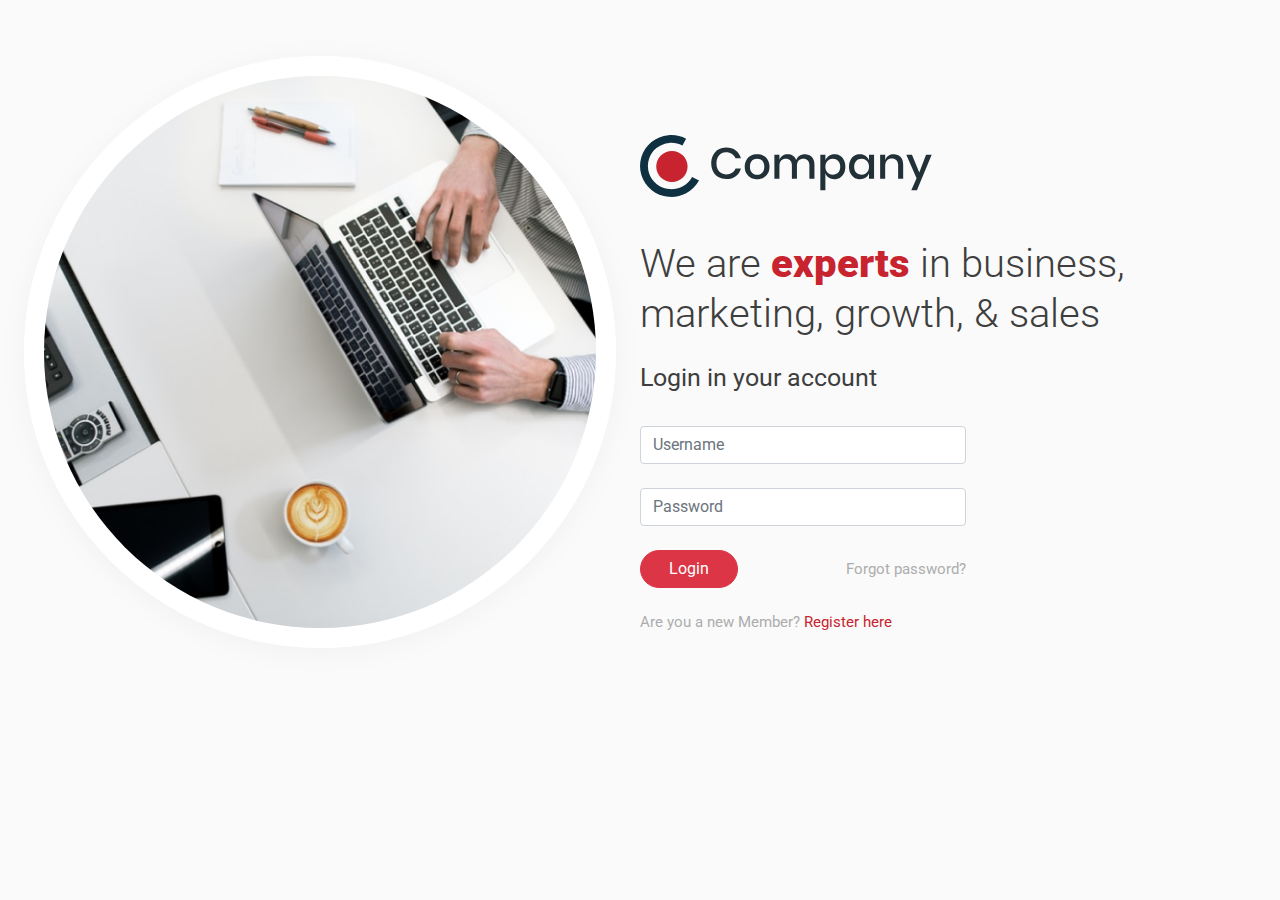
<file: index.html>
<!DOCTYPE html>
<html lang="en">

<head>
    <meta charset="UTF-8">
    <meta http-equiv="X-UA-Compatible" content="IE=edge">
    <meta name="viewport" content="width=device-width, initial-scale=1.0">

    <!--Title -->
    <title>Login</title>

    <!--import style sheet  -->
    <link rel="stylesheet" href="./css/style.css" />

    <!--import bootstrap css-->
    <link rel="stylesheet" href="./css/bootstrap.min.css" />

</head>

<body class="bg-maincolor">

    <div class="row container-fluid ">


        <!-- Image in round shape-->
        <div class="col-lg-6 col-md-12 col-sm-12 d-flex justify-content-center align-items-center  mt-5">
            <img src="images/hero-image.png" alt="" class="img-fluid login-image">
        </div>


        <!-- contain login form-->
        <div class="col-lg-5 col-md-12 col-sm-12 d-flex justify-content-center align-items-center "
            style="margin-top: 15vh;">



            <form class="text-lg-left ">
                <div class="mb-3"><img src="images/header-logo.svg" class="img-fluid " alt=""
                        style="width: 60%;height: 15%;">
                </div>
                <h2 class="pt-4 big-font medium-color">We are <span class="font-weight active-color">experts</span> in
                    business,
                    marketing, growth, & sales</h2>
                <h5 class="pt-3 medium-font medium-color">Login in your account</h5>
                <div class="form-group pt-4 normal-font normal-color col-lg-8 col-md-10">

                    <input class="form-control input-lg" id="inputlg" type="text" placeholder="Username">
                </div>
                <div class="form-group py-4 normal-font normal-color col-lg-8 col-md-10">

                    <input class="form-control input-lg" id="inputlg" type="password" placeholder="Password">
                </div>
                <div class="d-flex justify-content-between     align-items-center col-lg-8 col-md-10">
                    <button type="submit" class="btn btn-danger"
                        style="width: 30%;border-radius: 23px;height: 5%;">Login</button>
                    <a href="#" class="normal-font normal-color text-decoration-none">
                        <p class="my-auto">Forgot password?</p>
                    </a>
                </div>
                <p class="my-4 normal-font normal-color">Are you a new Member? <a href="#"
                        style="color: transparent;"><span class="normal-font active-color">Register
                            here</span></a></p>

            </form>

        </div>

    </div>


</body>

</html>
</file>
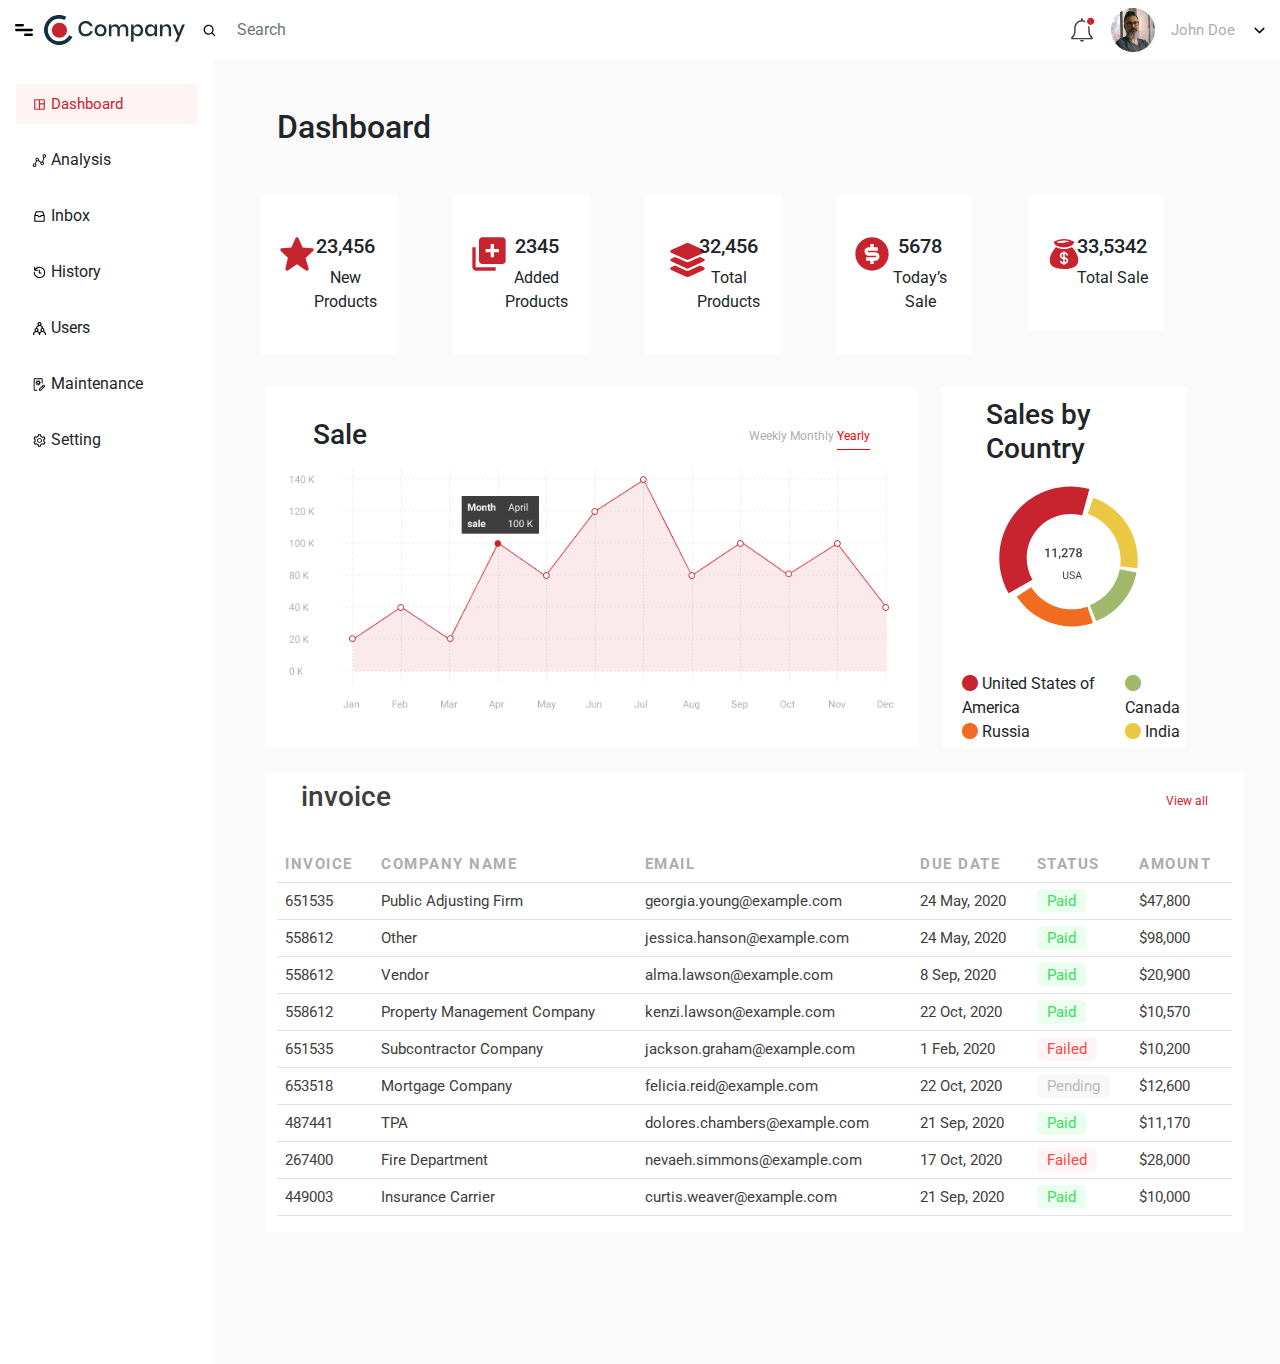
<file: dashboard.html>
<!DOCTYPE html>
<html lang="en">

<head>
  <meta charset="UTF-8">
  <meta http-equiv="X-UA-Compatible" content="IE=edge">
  <meta name="viewport" content="width=device-width, initial-scale=1.0">

  <!-- Title -->
  <title>Dashboard</title>

  <!--import bootstrap css -->
  <link rel="stylesheet" href="./css/bootstrap.min.css" />

  <!--import style sheet -->
  <link rel="stylesheet" href="./css/style.css" />

  <!--import bootstrap icons-->
  <link rel="stylesheet" href="https://cdn.jsdelivr.net/npm/bootstrap-icons@1.10.3/font/bootstrap-icons.css">

  <!-- CSS -->
  <style>
    table {
      display: block;
      overflow-x: auto;
      white-space: nowrap;
    }

    table tbody {
      display: table;
      width: 100%;
    }
  </style>
</head>

<body style="background-color: #FAFAFA;">

  <!-- header -->
  <nav class="navbar navbar-expand-lg " style="background-color: white;">
    <div class="container-fluid">

      <img class="toggalbtn me-2" src="./images/menu-bar.svg">


      <img src="./images/header-logo.svg">

      <button class="navbar-toggler" type="button" data-bs-toggle="collapse" data-bs-target="#navbarSupportedContent"
        aria-controls="navbarSupportedContent" aria-expanded="false" aria-label="Toggle navigation">
        <span class="navbar-toggler-icon">
        </span>

      </button>
      <div class="collapse navbar-collapse" id="navbarSupportedContent">
        <ul class="navbar-nav me-auto mb-2 mb-lg-0">
          <form class="d-flex ms-3" role="search">
            <img src="./images/search-icon.svg" width="15px" class="my-auto" />
            <input class="form-control me-2 ms-2 border-0 " style="width: 60vw; background-color: white;" type="search"
              placeholder="Search" aria-label="Search">

          </form>
        </ul>
        <div class="d-flex align-items-center">
          <img src="./images/notification-icon.svg" class="me-3" />
          <img src="./images/profile.png" />
          <a class="nav-link normal-font normal-color" href="#" role="button" data-bs-toggle="dropdown"
            aria-expanded="false">
            John Doe
          </a>
          <img src="./images/downward-arrow.svg" />

        </div>

      </div>
    </div>
    </div>
  </nav>

  <div class="row " style="--bs-gutter-x:0;">

    <!-- Sidebar-->
    <div class="col-lg-2 d-lg-block d-xl-block d-xxl-block bg-white " id="sidebarxyz">
      <nav id="sidebarMenu" class="d-none d-lg-block sidebar  ">
        <div class="position-sticky">
          <div class="list-group list-group-flush mx-3 mt-4" style="height: 1280px;">



            <a href="#" class="list-group-item list-group-item-action py-2 ripple  mb-3 border-0"
              style="background-color: #FFF3F4;">
              <img src="images/dashboard-active.svg" style="height: 15px; width: 15px;">
              <span class="normal-font" style="color:#C8242F;">Dashboard </span>
            </a>
            <a href="./innerpage.html"
              class="list-group-item list-group-item-action py-2 ripple mb-3 border-0">
              <img src="images/graph-default.svg" style="height: 15px; width: 15px;">
              <span>Analysis</span></a>
            <a href="#" class="list-group-item list-group-item-action py-2 ripple mb-3 border-0">
              <img src="images/inbox-default.svg" style="height: 15px; width: 15px;">
              <span>Inbox</span></a>
            <a href="#" class="list-group-item list-group-item-action py-2 ripple mb-3 border-0">
              <img src="images/clock-default.svg" style="height: 15px; width: 15px;">
              <span>History</span>
            </a>
            <a href="#" class="list-group-item list-group-item-action py-2 ripple mb-3 border-0"><img
                src="images/user-default.svg" style="height: 15px; width: 15px;">
              <span>Users</span></a>
            <a href="#" class="list-group-item list-group-item-action py-2 ripple mb-3 border-0"><img
                src="images/maintenance-default.svg" style="height: 15px; width: 15px;">
              <span>Maintenance</span></a>
            <a href="#" class="list-group-item list-group-item-action py-2 ripple mb-3 border-0"><img
                src="images/setting-default.svg" style="height: 15px; width: 15px;">
              <span>Setting</span></a>

          </div>
        </div>
      </nav>
    </div>

    <!--dashboard content-->
    <div class=" toggalbtn col-lg-10 col-sm-12 px-5" id="mainContent">
      <h2 class="my-5 ms-3">Dashboard</h2>

      <!--total values -->
      <div class="row me-lg-4">
        <div class="col-lg-2 col-md-6 col-sm-12 mb-2">
          <div class="card border-0">
            <div class=" row card-body">
              <div class="col-3"><img src="images/star.svg" class="py-4"></div>
              <div class="col-9 py-4">
                <h5 class="card-title" style="text-align: center;">23,456</h5>
                <p class="card-text " style="text-align: center;">New Products</p>
              </div>
            </div>
          </div>
        </div>

        <div class="col-lg-2 col-md-6 col-sm-12 mb-2 ms-auto">
          <div class="card border-0">
            <div class=" row card-body">
              <div class="col-3"><img src="images/new-product.svg" class="py-4"></div>
              <div class="col-9 py-4">
                <h5 class="card-title" style="text-align: center;">2345</h5>
                <p class="card-text " style="text-align: center;">Added Products</p>
              </div>
            </div>
          </div>
        </div>

        <div class="col-lg-2 col-md-6 col-sm-12 mb-2 ms-auto">
          <div class="card border-0">
            <div class=" row card-body">
              <div class="col-3"><img src="images/total-product.svg" class="py-auto"
                  style="height: 100px; width: 53px;">
              </div>
              <div class="col-9 py-4">
                <h5 class="card-title" style="text-align: center;">32,456</h5>
                <p class="card-text " style="text-align: center;">Total Products</p>
              </div>
            </div>
          </div>
        </div>

        <div class="col-lg-2 col-md-6 col-sm-12 mb-2 ms-auto">
          <div class="card border-0">
            <div class=" row card-body">
              <div class="col-3"><img src="images/dollar-filled.svg" class="py-4"></div>
              <div class="col-9 py-4">
                <h5 class="card-title" style="text-align: center;">5678</h5>
                <p class="card-text " style="text-align: center;">Today’s Sale</p>
              </div>
            </div>
          </div>
        </div>

        <div class="col-lg-2 col-md-6 col-sm-12 mb-2 mx-auto">
          <div class="card border-0">
            <div class=" row card-body">
              <div class="col-3"><img src="images/money-bag.svg" class="py-4"></div>
              <div class="col-9 py-4">
                <h5 class="card-title" style="text-align: center;">33,5342</h5>
                <p class="card-text " style="text-align: center;">Total Sale</p>
              </div>
            </div>
          </div>
        </div>



      </div>

      <!--graphs-->
      <div class="row ms-1 mt-4">
        <div class="col-lg-8 col-md-12 col-sm-12 p-4" style="background-color: white;">
          <div class="col-12">
            <nav class="navbar " style="background-color: white;">
              <div class="container-fluid">
                <h3>Sale</h3>
                <span class="navbar-text">
                  <span>Weekly </span>
                  <span>Monthly </span>
                  <span style="color:red ;border-bottom: 1px solid red;
                    padding-bottom: 6px;
                ">Yearly</span>
                </span>
              </div>

            </nav>
          </div>
          <img src="images/data-graph.png" class="img img-fluid w-100">
        </div>

        <div class="col-lg-3 col-md-12 col-sm-12 ps-1 p-1 ms-lg-4 mt-sm-3 mt-lg-0 mt-md-3 mt-3"
          style="background-color: white;">
          <div class="row ms-1 mt-0">

            <div class="col-12">
              <nav class="navbar " style="background-color: white;">
                <div class="container-fluid">
                  <h3>Sales by Country</h3>
                  <div>
                    <img src="images/pie-chart.svg" class="img img-fluid w-100">

                  </div>
                  <span class="dot" style="height: 18px; width: 18px;"></span>
                </div>
            </div>

            <div class="col-8"><i class="bi bi-circle-fill me-1" style="color: #C8242F;"></i>United States
              of America</div><br><br>
            <div class="col-4"><i class="bi bi-circle-fill me-1" style="color: #A2B86C;"></i>Canada</div>
            <div class="col-8"><i class="bi bi-circle-fill me-1" style="color: #F16C20;"></i>Russia</div>
            <div class="col-4"><i class="bi bi-circle-fill me-1" style="color: #EBC844;"></i>India</div>



          </div>
        </div>

      </div>


      <!--deatils table-->
      <div class="row ms-1 mt-4">
        <div class="col-12 " style="background-color: white;">
          <div class="col-12">
            <nav class="navbar " style="background-color: white;">
              <div class="container-fluid ">
                <h3 style="font: normal normal medium 22px/29px Roboto;
                  letter-spacing: 0px;
                  color: #3E3E3E;">invoice</h3>
                <a href="#" style="font: normal normal normal 12px/16px Roboto;
                  letter-spacing: 0px;
                  color: #C8242F;"><span>View all</span></a>
              </div>
            </nav>
            <table class="table mt-3">
              <tbody>
                <tr style="font: normal normal normal 15px/20px Roboto;
                letter-spacing: 1.5px;
                color: #ADADAD;">
                  <th scope="col">INVOICE</th>
                  <th scope="col">COMPANY NAME</th>
                  <th scope="col">EMAIL</th>
                  <th scope="col">DUE DATE</th>
                  <th scope="col">STATUS</th>
                  <th scope="col">AMOUNT</th>
                </tr>
                <tr>
                  <td>651535</td>
                  <td>Public Adjusting Firm</td>
                  <td>georgia.young@example.com</td>
                  <td>24 May, 2020</td>
                  <td><span class="paid">Paid</span></td>
                  <td>$47,800</td>
                </tr>
                <tr>
                  <td>558612</td>
                  <td>Other</td>
                  <td>jessica.hanson@example.com</td>
                  <td>24 May, 2020</td>
                  <td><span class="paid">Paid</span></td>
                  <td>$98,000</td>
                </tr>
                <tr>

                  <td>558612</td>
                  <td>Vendor</td>
                  <td>alma.lawson@example.com</td>
                  <td>8 Sep, 2020</td>
                  <td><span class="paid">Paid</span></td>
                  <td>$20,900</td>
                </tr>
                <tr>

                  <td>558612</td>
                  <td>Property Management Company</td>
                  <td>kenzi.lawson@example.com</td>
                  <td>22 Oct, 2020</td>
                  <td><span class="paid">Paid</span></td>
                  <td>$10,570</td>
                </tr>
                <tr>

                  <td>651535</td>
                  <td>Subcontractor Company </td>
                  <td>jackson.graham@example.com</td>
                  <td>1 Feb, 2020</td>
                  <td><span class="fail">Failed</span></td>
                  <td>$10,200</td>
                </tr>
                <tr>

                  <td>653518</td>
                  <td>Mortgage Company</td>
                  <td>felicia.reid@example.com</td>
                  <td>22 Oct, 2020</td>
                  <td><span class="pending">Pending</span></td>
                  <td>$12,600</td>
                </tr>
                <tr>

                  <td>487441</td>
                  <td>TPA</td>
                  <td>dolores.chambers@example.com</td>
                  <td>21 Sep, 2020</td>
                  <td><span class="paid">Paid</span></td>
                  <td>$11,170</td>
                </tr>
                <tr>

                  <td>267400</td>
                  <td>Fire Department</td>
                  <td>nevaeh.simmons@example.com</td>
                  <td>17 Oct, 2020</td>
                  <td><span class="fail">Failed</span></td>
                  <td>$28,000</td>
                </tr>
                <tr>

                  <td>449003</td>
                  <td>Insurance Carrier</td>
                  <td>curtis.weaver@example.com</td>
                  <td>21 Sep, 2020</td>
                  <td><span class="paid">Paid</span></td>
                  <td>$10,000</td>
                </tr>

              </tbody>
            </table>
          </div>
        </div>
      </div>
    </div>
  </div>

  <!--import jquery-->
  <script src="//ajax.googleapis.com/ajax/libs/jquery/1.9.1/jquery.min.js"></script>

  <!--import JS -->
  <script src="./js/custom.js "></script>

</body>

</html>
</file>
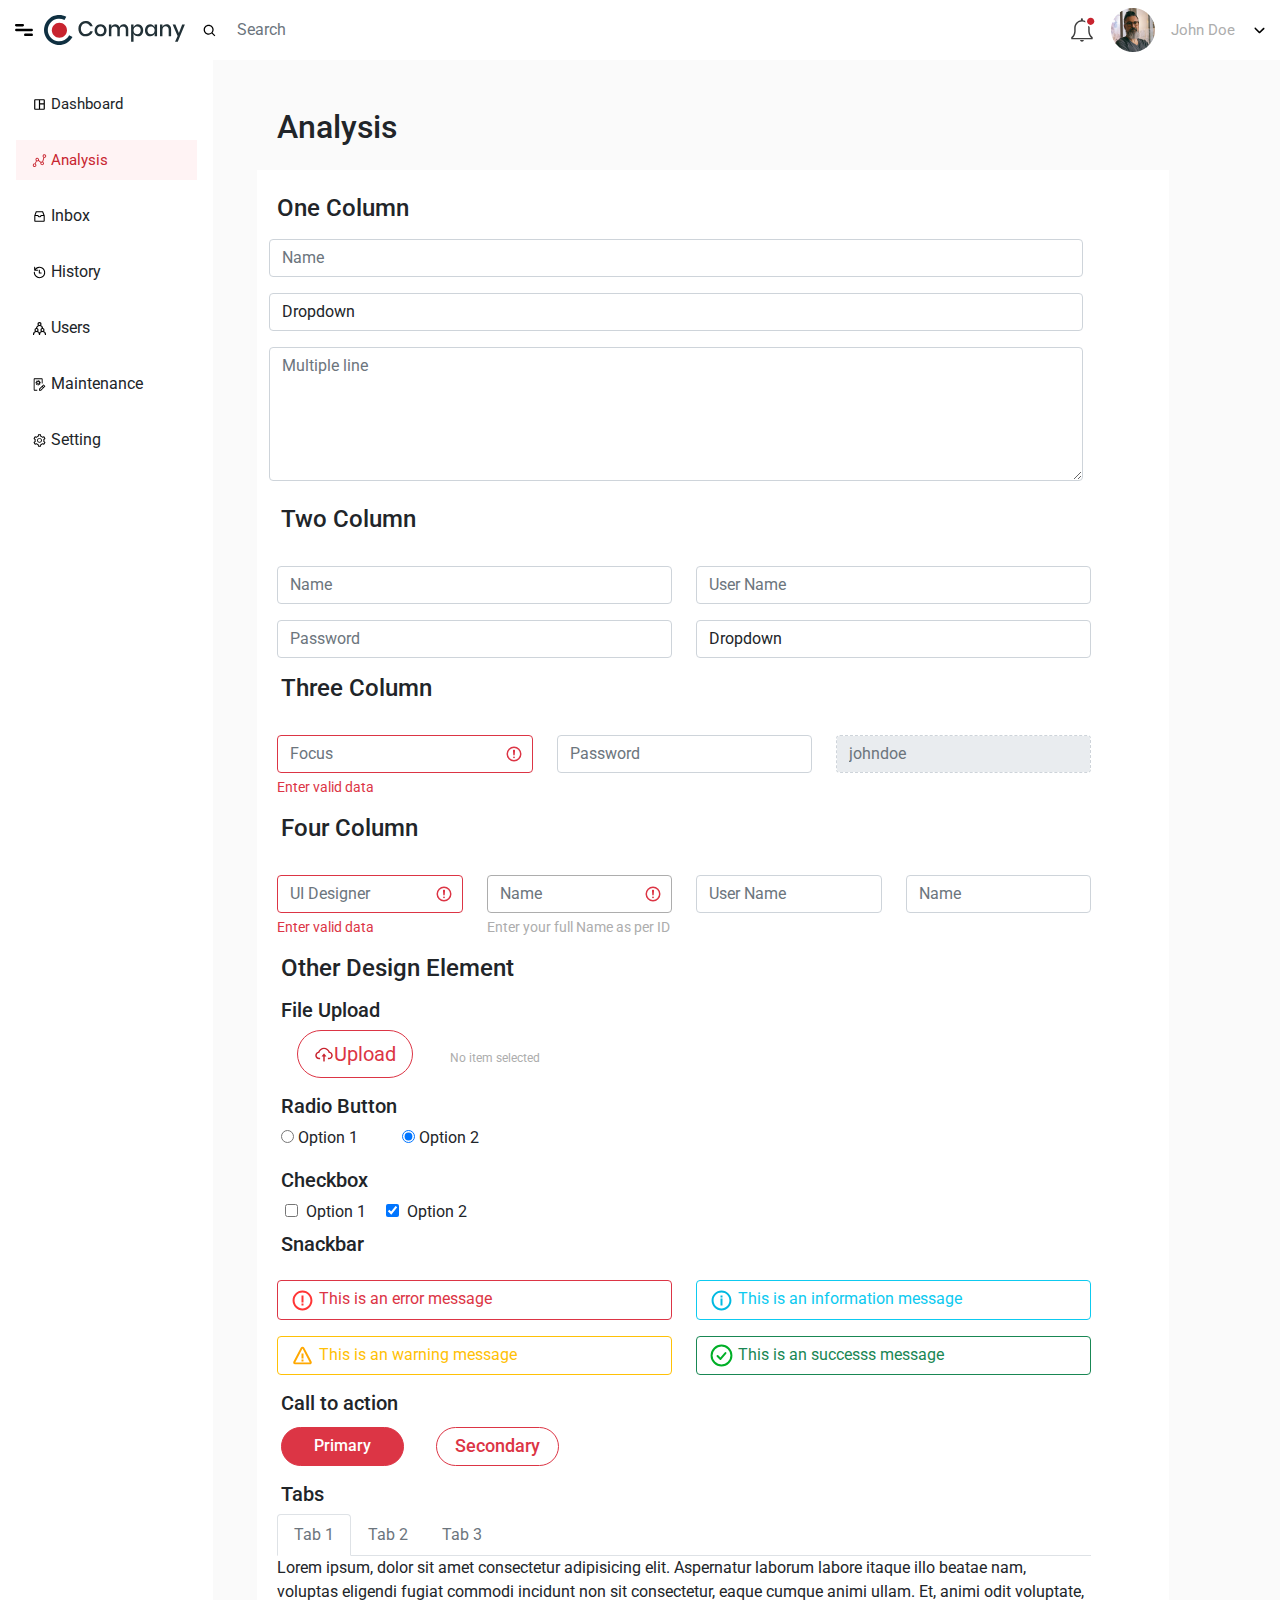
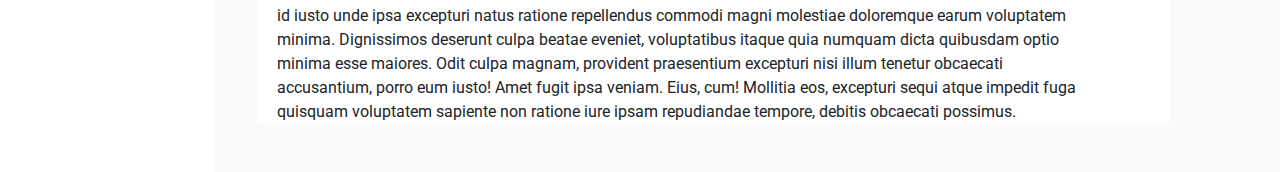
<file: innerpage.html>
<!DOCTYPE html>
<html lang="en">

<head>
    <meta charset="UTF-8">
    <meta http-equiv="X-UA-Compatible" content="IE=edge">
    <meta name="viewport" content="width=device-width, initial-scale=1.0">
    <!-- Title -->
    <title>Dashboard</title>

    <!--import bootstrap css -->
    <link rel="stylesheet" href="./css/bootstrap.min.css" />

    <!--import style sheet -->
    <link rel="stylesheet" href="./css/style.css" />

    <!--import bootstrap icons-->
    <link rel="stylesheet" href="https://cdn.jsdelivr.net/npm/bootstrap-icons@1.10.3/font/bootstrap-icons.css">


</head>

<body style="background-color: #FAFAFA;">


    <!-- header -->
    <nav class="navbar navbar-expand-lg " style="background-color: white;">
        <div class="container-fluid">

            <img class="toggalbtn me-2" src="./images/menu-bar.svg">


            <img src="./images/header-logo.svg">

            <button class="navbar-toggler" type="button" data-bs-toggle="collapse"
                data-bs-target="#navbarSupportedContent" aria-controls="navbarSupportedContent" aria-expanded="false"
                aria-label="Toggle navigation">
                <span class="navbar-toggler-icon">
                </span>

            </button>
            <div class="collapse navbar-collapse" id="navbarSupportedContent">
                <ul class="navbar-nav me-auto mb-2 mb-lg-0">
                    <form class="d-flex ms-3" role="search">
                        <img src="./images/search-icon.svg" width="15px" class="my-auto" />
                        <input class="form-control me-2 ms-2 border-0 " style="width: 60vw; background-color: white;"
                            type="search" placeholder="Search" aria-label="Search">

                    </form>
                </ul>
                <div class="d-flex align-items-center">
                    <img src="./images/notification-icon.svg" class="me-3" />
                    <img src="./images/profile.png" />
                    <a class="nav-link normal-font normal-color" href="#" role="button" data-bs-toggle="dropdown"
                        aria-expanded="false">
                        John Doe
                    </a>
                    <img src="./images/downward-arrow.svg" />

                </div>

            </div>
        </div>
        </div>
    </nav>


    <div class="row " style="--bs-gutter-x:0;">

        <!-- Sidebar-->
        <div class="col-lg-2 d-lg-block d-xl-block d-xxl-block bg-white " id="sidebarxyz">
            <nav id="sidebarMenu" class="d-none d-lg-block sidebar  ">
                <div class="position-sticky">
                    <div class="list-group list-group-flush mx-3 mt-4" style="height: 1280px;">



                        <a href="./dashboard.html"
                            class="list-group-item list-group-item-action py-2 ripple  mb-3 border-0">
                            <img src="images/dashboard-default.svg" style="height: 15px; width: 15px;">
                            <span class="normal-font">Dashboard </span>
                        </a>
                        <a href="innerpage.html"
                            class="list-group-item list-group-item-action py-2 ripple mb-3 border-0"
                            style="background-color: #FFF3F4;">
                            <img src="images/graph-active.svg" style="height: 15px; width: 15px;">
                            <span class="normal-font" style="color:#C8242F;">Analysis</span></a>
                        <a href="#" class="list-group-item list-group-item-action py-2 ripple mb-3 border-0">
                            <img src="images/inbox-default.svg" style="height: 15px; width: 15px;">
                            <span>Inbox</span></a>
                        <a href="#" class="list-group-item list-group-item-action py-2 ripple mb-3 border-0">
                            <img src="images/clock-default.svg" style="height: 15px; width: 15px;">
                            <span>History</span>
                        </a>
                        <a href="#" class="list-group-item list-group-item-action py-2 ripple mb-3 border-0"><img
                                src="images/user-default.svg" style="height: 15px; width: 15px;">
                            <span>Users</span></a>
                        <a href="#" class="list-group-item list-group-item-action py-2 ripple mb-3 border-0"><img
                                src="images/maintenance-default.svg" style="height: 15px; width: 15px;">
                            <span>Maintenance</span></a>
                        <a href="#" class="list-group-item list-group-item-action py-2 ripple mb-3 border-0"><img
                                src="images/setting-default.svg" style="height: 15px; width: 15px;">
                            <span>Setting</span></a>

                    </div>
                </div>
            </nav>
        </div>

        <!-- inner page form-->
        <div class="col-lg-10 p-5" id="mainContent">
            <h2 class="mb-4 ms-3">Analysis</h2>

            <div class="row">

                <div class="col-11 mt-0 ms-2" style="background-color: white;">
                    <div class="col-11 mt-4 ">
                        <h4 class="ms-2">One Column</h4>
                        <form>
                            <div class="form-row">
                                <div class="form-group col-md-12 mt-3">

                                    <input type="text" class="form-control" id="inputEmail4" placeholder="Name"
                                        required>
                                </div>
                                <select class="selectpicker form-control show-menu-arrow mt-3 w-100"
                                    title="Choose one of the following...">
                                    <option default>Dropdown </option>
                                    <option>option1</option>
                                    <option>option2</option>
                                    <option>option3</option>
                                    <option>option4</option>
                                    <option>option5</option>

                                </select>
                            </div>

                            <div class="form-group  mt-3">

                                <textarea class="form-control" id="w3review" name="w3review" rows="5" cols="170"
                                    placeholder="Multiple line"></textarea>

                            </div>
                            <div class="col-12 mt-0 ms-2" style="background-color: white;">
                                <div class="col-12 mt-4 ">
                                    <h4 class="ms-1">Two Column</h4>

                                    <div class="form-group mt-3">
                                        <div class="row">
                                            <div class="col-lg-6 col-sm-12">
                                                <input type="text" class="form-control mt-3" id="inputCity"
                                                    placeholder="Name">
                                            </div>
                                            <div class="col-lg-6 col-sm-12">

                                                <input type="text" class="form-control mt-3" id="inputCity "
                                                    placeholder="User Name">
                                            </div>
                                            <div class="w-100"></div>
                                            <div class="col-lg-6 col-sm-12">

                                                <input type="text" class="form-control mt-3" id="inputCity"
                                                    placeholder="Password">
                                            </div>
                                            <div class="col-lg-6 col-sm-12">
                                                <select class="selectpicker form-control show-menu-arrow mt-3 w-100"
                                                    title="Choose one of the following...">
                                                    <option>Dropdown </option>
                                                    <option>option1</option>
                                                    <option>option2</option>
                                                    <option>option3</option>
                                                    <option>option4</option>
                                                    <option>option5</option>

                                                </select>
                                            </div>
                                        </div>
                                        <h4 class="ms-1 mt-3">Three Column</h4>
                                        <div class="form-group row mt-3">
                                            <div class=" was-validated col-lg-4 col-sm-12">
                                                <input type="text" class="form-control mt-3" id="form2Example1"
                                                    id="inputCity" placeholder="Focus"
                                                    aria-describedby="validationServer03Feedback" required>

                                                <div id="validationServer03Feedback" class="invalid-feedback">
                                                    Enter valid data
                                                </div>
                                            </div>
                                            <div class="col-lg-4 col-sm-12">
                                                <input type="password" class="form-control mt-3" id="inputCity"
                                                    placeholder="Password">
                                            </div>
                                            <div class="col-lg-4 col-sm-12">
                                                <input type="text" disabled class="form-control mt-3" id="inputCity"
                                                    placeholder="johndoe" style="border-style: dashed ">
                                            </div>
                                        </div>


                                        <div class="form-group col-md-2  mt-3">


                                        </div>
                                        <h4 class="ms-1 mt-3">Four Column</h4>

                                        <div class="form-group row mt-3">
                                            <div class="was-validated col-lg-3 col-sm-12">

                                                <input type="text" class="  form-control mt-3" id="validationServer03"
                                                    placeholder="UI Designer"
                                                    aria-describedby="validationServer03Feedback"
                                                    aria-placeholder="focus" required>

                                                <div id="validationServer03Feedback" class="invalid-feedback">
                                                    Enter valid data
                                                </div>
                                            </div>
                                            <div class="was-validated col-lg-3 col-sm-12">
                                                <input type="text" class="form-control mt-3" id="validationServer03"
                                                    aria-describedby="validationServer03Feedback" placeholder="Name"
                                                    required style="border-color: #ADADAD;">
                                                <div style="color: #ADADAD; " id="validationServer03Feedback"
                                                    class="invalid-feedback">
                                                    Enter your full Name as per ID
                                                </div>
                                            </div>
                                            <div class="col-lg-3 col-sm-12">
                                                <input type="text" class="form-control mt-3" id="inputCity"
                                                    placeholder="User Name">
                                            </div>
                                            <div class="col-lg-3 col-sm-12">
                                                <input type="text" class="form-control mt-3" id="inputCity"
                                                    placeholder="Name">
                                            </div>
                                        </div>
                                        <h4 class="ms-1 mt-3">Other Design Element</h4>
                                        <h5 class="mt-3 ms-1">File Upload</h5>
                                        <div class="row ms-2 justify-content-flex-start">
                                            <div class="col-lg-2"><button type="file"
                                                    class="btn btn-outline-danger btn-lg  rounded-pill d-flex flex-direction-row flex-wrap-nowrap align-items-center"><img
                                                        src="images/cloud-upload-icon.svg" class="pl-1 mr-3">
                                                    Upload</button></div>
                                            <p class="col-lg-2 DescUpload pt-2 ms-lg-3" style="font: normal normal normal 12px/16px Roboto;
                                            letter-spacing: 0px;
                                            color: #ADADAD;text-align: left;align-self: center;
    margin: 0;">No item selected</p>
                                        </div>

                                        <h5 class="ms-1 mt-3 ">Radio Button</h5>


                                        <div class=" form-check-inline ms-1">
                                            <input type="radio" id="specifyColor" name="radio1" value="GFG">
                                            <label class="form-check-label" for="inlineRadio1">Option 1</label>
                                        </div>
                                        <div class="form-check form-check-inline">
                                            <input type="radio" id="specifyColor" name="radio1" value="GFG" checked>
                                            <label class="form-check-label" for="inlineRadio2">Option 2</label>
                                        </div>


                                        <h5 class="ms-1 mt-3">Checkbox</h5>


                                        <label class="checkbox-inline ms-2">
                                            <input type="checkbox" class="ms-0" value="">&MediumSpace; Option 1
                                        </label>
                                        <label class="checkbox-inline">
                                            <input type="checkbox" class="ms-3" value="" checked>&MediumSpace; Option 2
                                        </label>

                                        <h5 class="ms-1 mt-2 ">Snackbar</h5>

                                        <div class="form-group mt-1">
                                            <div class="row">

                                                <div class="col-lg-6 col-sm-12">
                                                    <button type="button" style="text-align: left;"
                                                        class="btn btn-outline-danger form-control mt-3"> <img
                                                            src="./images/error-icon.svg" height="25px"
                                                            aria-hidden="false" />
                                                        This is
                                                        an
                                                        error message</button>
                                                </div>

                                                <div class="col-lg-6 col-sm-12">
                                                    <button type="button" style="text-align: left;"
                                                        class="btn btn-outline-info form-control mt-3"> <img
                                                            src="./images/info-icon.svg" height="25px"
                                                            aria-hidden="false" /> This
                                                        is an information message</button>
                                                </div>

                                                <div class="col-lg-6 col-sm-12">
                                                    <button type="button"
                                                        class="btn btn-outline-warning  form-control mt-3"
                                                        style="text-align: left;"> <img src="./images/warning-icon.svg"
                                                            height="25px" aria-hidden="false" /> This is an warning
                                                        message</button>
                                                </div>

                                                <div class="col-lg-6 col-sm-12">
                                                    <button type="button" style="text-align: left;"
                                                        class="btn btn-outline-success form-control mt-3"> <img
                                                            src="./images/success-icon.svg" height="25px"
                                                            aria-hidden="false" /> This
                                                        is an successs message</button>
                                                </div>


                                                <h5 class="ms-1 mt-3 mb-2">Call to action</h5>

                                                <button type="button" class="btn btn-danger me-3 ms-3 mt-1"
                                                    style="border-radius: 23px; width: 123px;"><span
                                                        style="font: normal normal medium 18px/24px Roboto;font-weight: 500;">Primary</span></button>
                                                <button type="button" class="btn btn-outline-danger me-3 ms-3 mt-1"
                                                    style="border-radius: 23px; width: 123px;"><span
                                                        style="font: normal normal  18px/24px Roboto;font-weight: 500;">Secondary</span></button>


                                                <h5 class="ms-1 mt-3 mb-2">Tabs</h5>

                                                <nav>
                                                    <div class="nav nav-tabs" id="nav-tab" role="tablist">
                                                        <button class="nav-link active text-secondary TabItem"
                                                            id="nav-home-tab" data-bs-toggle="tab"
                                                            data-bs-target="#nav-home" type="button" role="tab"
                                                            aria-controls="nav-home" aria-selected="true">Tab 1</button>
                                                        <button class="nav-link TabItem text-secondary"
                                                            id="nav-profile-tab" data-bs-toggle="tab"
                                                            data-bs-target="#nav-profile" type="button" role="tab"
                                                            aria-controls="nav-profile" aria-selected="false">Tab
                                                            2</button>
                                                        <button class="nav-link TabItem text-secondary"
                                                            id="nav-contact-tab" data-bs-toggle="tab"
                                                            data-bs-target="#nav-contact" type="button" role="tab"
                                                            aria-controls="nav-contact" aria-selected="false">Tab
                                                            3</button>
                                                    </div>
                                                </nav>
                                                <div class="tab-content" id="nav-tabContent">
                                                    <div class="tab-pane fade show active" id="nav-home" role="tabpanel"
                                                        aria-labelledby="nav-home-tab" tabindex="0">Lorem ipsum, dolor
                                                        sit amet consectetur adipisicing elit. Aspernatur laborum labore
                                                        itaque illo beatae nam, voluptas eligendi fugiat commodi
                                                        incidunt non sit consectetur, eaque cumque animi ullam. Et,
                                                        animi odit voluptate, id iusto unde ipsa excepturi natus ratione
                                                        repellendus commodi magni molestiae doloremque earum voluptatem
                                                        minima. Dignissimos deserunt culpa beatae eveniet, voluptatibus
                                                        itaque quia numquam dicta quibusdam optio minima esse maiores.
                                                        Odit culpa magnam, provident praesentium excepturi nisi illum
                                                        tenetur obcaecati accusantium, porro eum iusto! Amet fugit ipsa
                                                        veniam. Eius, cum! Mollitia eos, excepturi sequi atque impedit
                                                        fuga quisquam voluptatem sapiente non ratione iure ipsam
                                                        repudiandae tempore, debitis obcaecati possimus.</div>
                                                    <div class="tab-pane fade" id="nav-profile" role="tabpanel"
                                                        aria-labelledby="nav-profile-tab" tabindex="0">Aspernatur
                                                        laborum labore itaque illo beatae nam, voluptas eligendi fugiat
                                                        commodi incidunt non sit consectetur, eaque cumque animi ullam.
                                                        Et, animi odit voluptate, id iusto unde ipsa excepturi natus
                                                        ratione repellendus commodi magni molestiae doloremque earum
                                                        voluptatem minima. Dignissimos deserunt culpa beatae eveniet,
                                                        voluptatibus itaque quia numquam dicta quibusdam optio minima
                                                        esse maiores. Odit culpa magnam, provident praesentium excepturi
                                                        nisi illum tenetur obcaecati accusantium, porro eum iusto! Amet
                                                        fugit ipsa veniam. Eius, cum! Mollitia eos, excepturi sequi
                                                        atque impedit fuga quisquam voluptatem sapiente non ratione iure
                                                        ipsam repudiandae tempore, debitis obcaecati possimus.</div>
                                                    <div class="tab-pane fade" id="nav-contact" role="tabpanel"
                                                        aria-labelledby="nav-contact-tab" tabindex="0">Lorem ipsum dolor
                                                        sit, amet consectetur adipisicing elit. Laborum aut repellat
                                                        doloribus sunt tempora quos, quaerat perspiciatis nostrum, natus
                                                        voluptates dolorum odit laudantium soluta autem ad ullam iusto
                                                        ducimus vitae.

                                                    </div>
                                                </div>



                        </form>
                    </div>
                </div>
            </div>
        </div>
    </div>

    <!--import jquery-->
    <script src="//ajax.googleapis.com/ajax/libs/jquery/1.9.1/jquery.min.js"></script>

    <!--import JS -->
    <script src="./js/custom.js "></script>

</body>

</html>
</file>
<file: css/style.css>
/* import google roboto font */
@import url('https://fonts.googleapis.com/css2?family=Roboto&display=swap');


a {
    text-decoration: none;

}

* {
    font-family: roboto;
}

.normal-font {
    font: normal normal normal 15px/20px Roboto !important;
}

.medium-font {
    font: normal normal normal 25px/33px Roboto !important;
}

.big-font {
    font: normal normal 300 40px/47px Roboto;
}

.font-weight {
    font: normal normal 900 40px/53px Roboto;
}

.normal-color {
    color: #ADADAD !important;
}

.active-color {
    color: #C8242F !important;
}

.medium-color {
    color: #3E3E3E;
}

.bg-maincolor {
    background: #FAFAFA 0% 0% no-repeat padding-box;
}

.bg-secondcolor {
    background: #C8242F 0% 0% no-repeat padding-box;
}

.login-image {
    box-shadow: 0px 4px 31px #0000000A;
    border: 20px solid #FFFFFF;
    border-radius: 50%;
}

.text-decoration-none {
    text-decoration: none !important;
}

.paid {
    background: #EBFFEF 0% 0% no-repeat padding-box;
    border-radius: 5px;
    color: #3CDD5F;
    padding: 3px 10px;

}

.pending {
    font: normal normal normal 15px/20px Roboto;
    color: #BABABA;
    background: #F8F8F8 0% 0% no-repeat padding-box;
    border-radius: 5px;
    padding: 3px 10px;
}

.fail {
    background: #FFF5F5 0% 0% no-repeat padding-box;
    border-radius: 5px;
    font: normal normal normal 15px/20px Roboto;
    letter-spacing: 0px;
    color: #FF4545;
    padding: 3px 10px;
}

.table>tbody>tr>td {
    font: normal normal normal 15px/20px Roboto;
    letter-spacing: 0px;
    color: #3E3E3E;
}


.navbar-text {
    padding-top: 0px !important;
}

.navbar-text>span {
    font: normal normal normal 12px/16px Roboto;
    color: #ADADAD;
}
</file>
